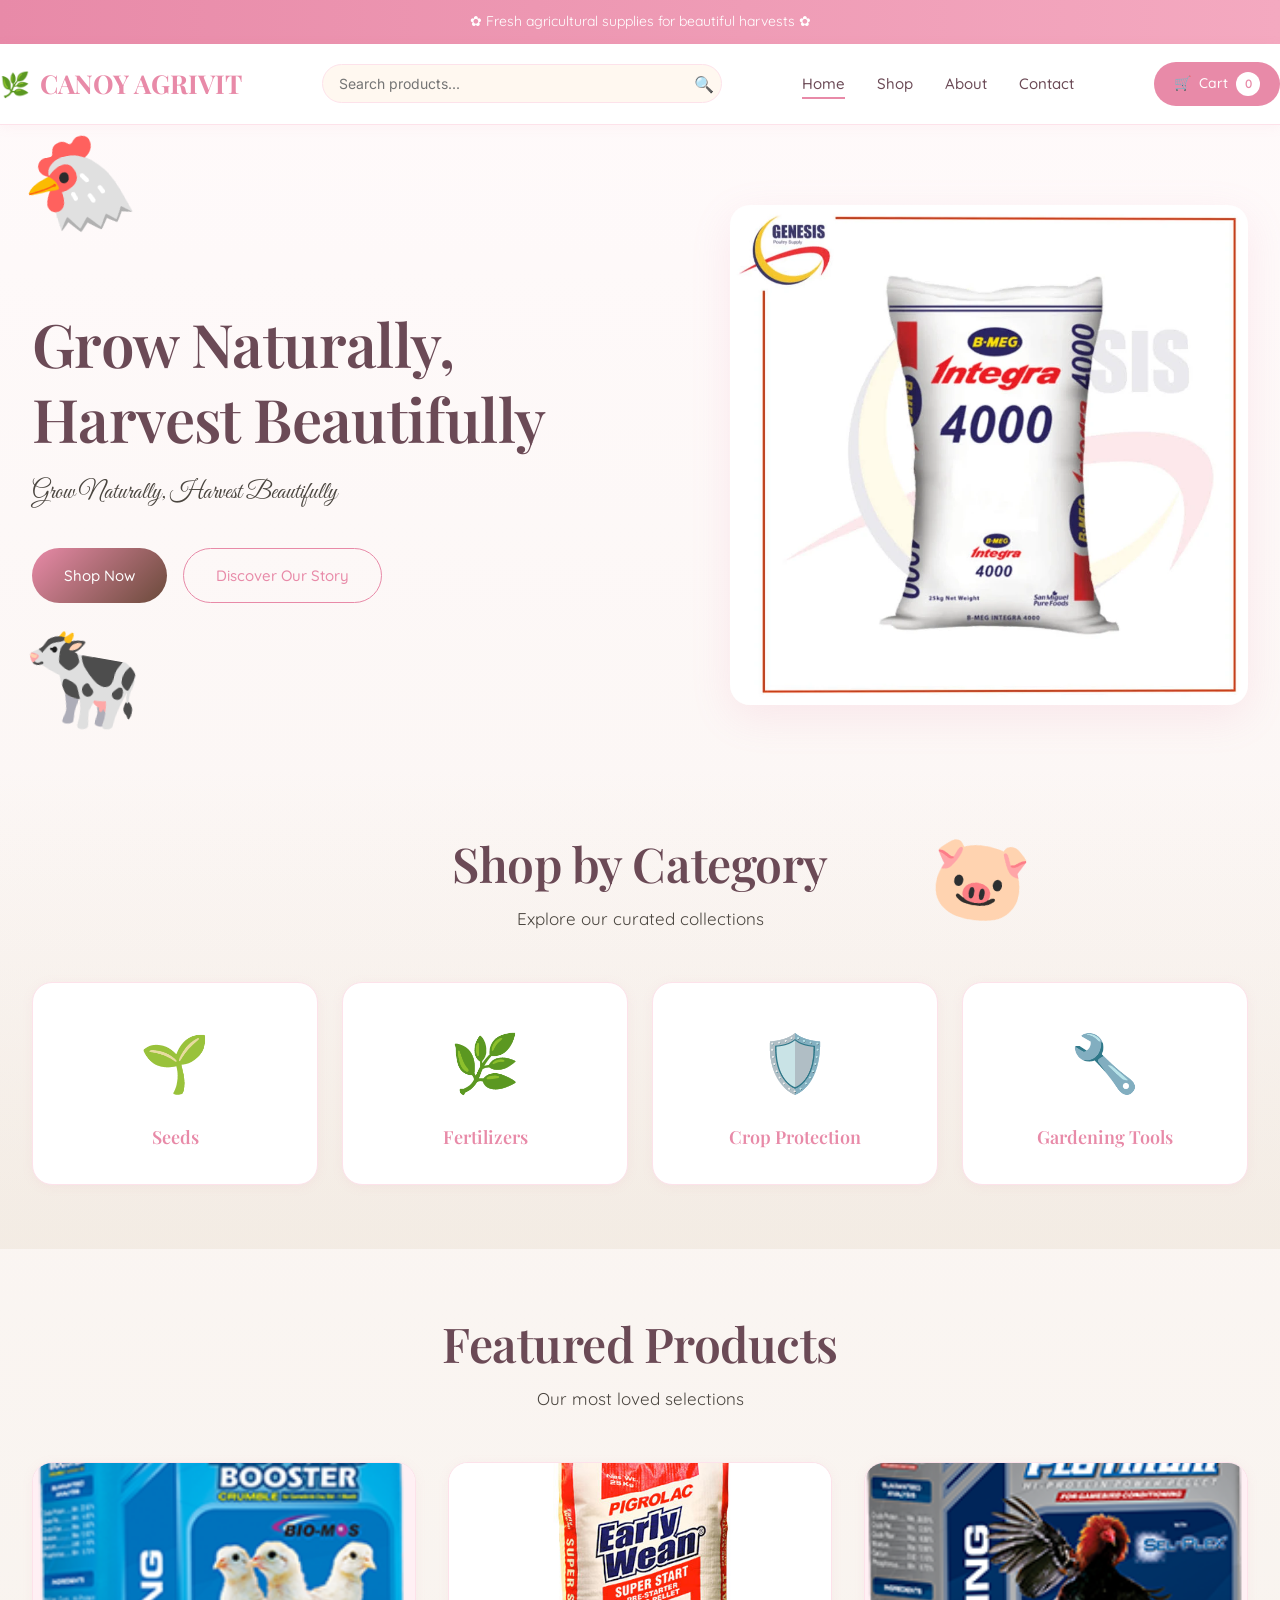
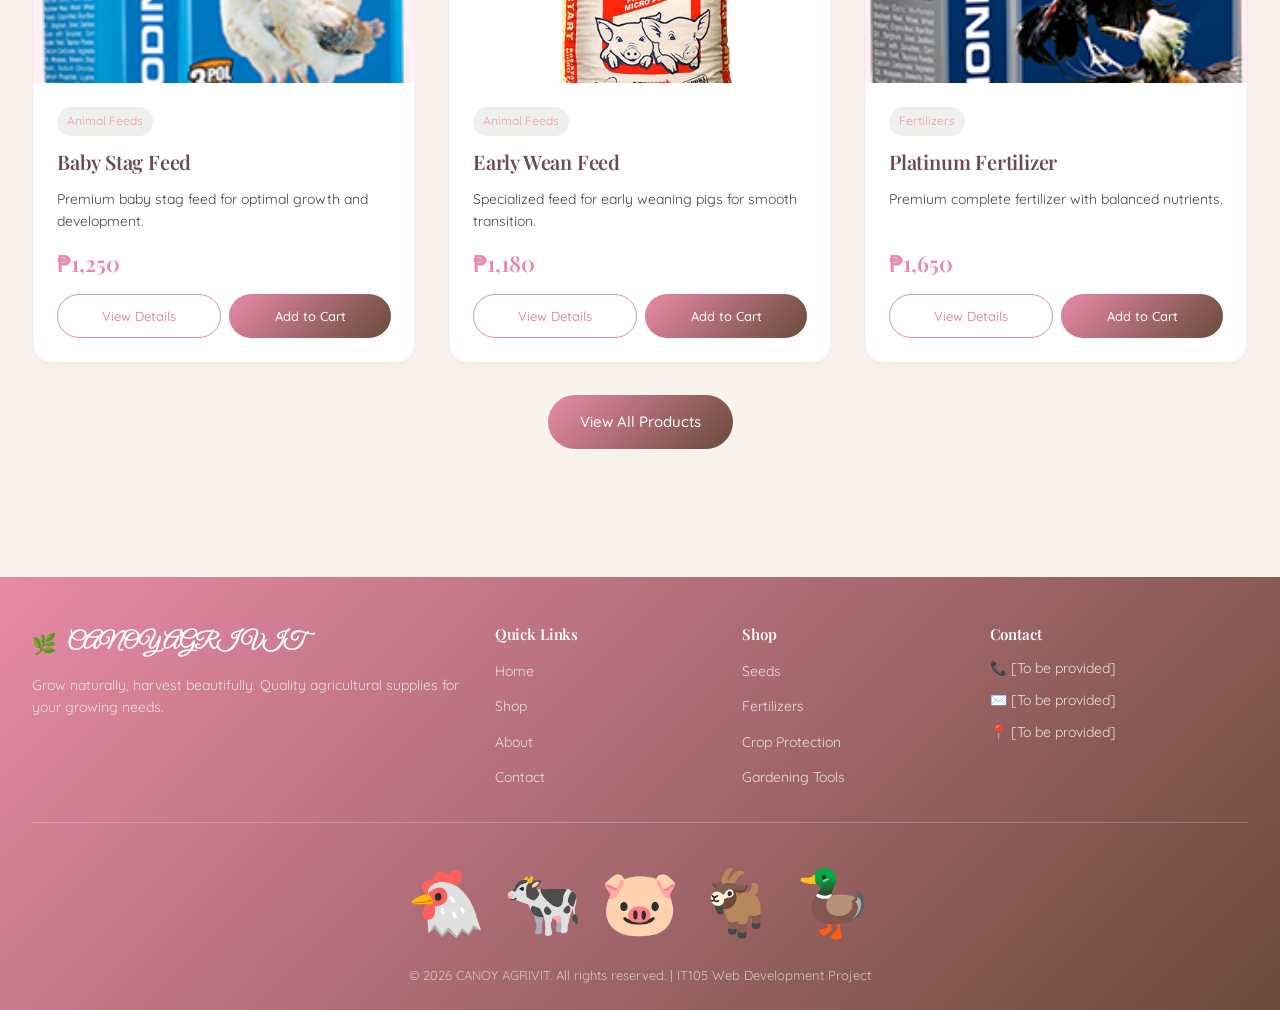
<file: index.html>
<!DOCTYPE html>
<html lang="en">
<head>
    <meta charset="UTF-8">
    <meta name="viewport" content="width=device-width, initial-scale=1.0">
    <link rel="preconnect" href="https://fonts.googleapis.com">
    <link rel="preconnect" href="https://fonts.gstatic.com" crossorigin>
    <link href="https://fonts.googleapis.com/css2?family=Cormorant+Garamond:wght@500;600;700&family=Quicksand:wght@400;500;600&family=Great+Vibes&display=swap" rel="stylesheet">
    <title>CANOY AGRIVIT - Grow Naturally, Harvest Beautifully</title>
    <link rel="preconnect" href="https://fonts.googleapis.com">
    <link rel="preconnect" href="https://fonts.gstatic.com" crossorigin>
    <link href="https://fonts.googleapis.com/css2?family=Playfair+Display:wght@400;500;600;700&family=Inter:wght@300;400;500;600&display=swap" rel="stylesheet">
    <link rel="stylesheet" href="css/style.css">
</head>
<body>
    <!-- Announcement Bar -->
    <div class="announcement-bar">
        ✿ Fresh agricultural supplies for beautiful harvests ✿
    </div>

    <!-- Header -->
    <header class="header">
        <nav class="nav container">
            <a href="index.html" class="nav__brand">
                <span class="nav__logo">🌿</span>
                <span>CANOY AGRIVIT</span>
            </a>
            <div class="nav__search">
                <input type="text" class="nav__search-input" placeholder="Search products..." id="headerSearch">
                <button class="nav__search-btn" onclick="document.getElementById('headerSearch').value = '';">🔍</button>
            </div>
            <button class="nav__toggle" id="navToggle" aria-label="Toggle menu" aria-expanded="false">☰</button>
            <ul class="nav__menu" id="navMenu">
                <li><a href="index.html" class="nav__link active">Home</a></li>
                <li><a href="shop.html" class="nav__link">Shop</a></li>
                <li><a href="about.html" class="nav__link">About</a></li>
                <li><a href="contact.html" class="nav__link">Contact</a></li>
            </ul>
            <a href="cart.html" class="nav__cart">
                <span>🛒</span>
                <span>Cart</span>
                <span class="nav__cart-count">0</span>
            </a>
        </nav>
    </header>

    <!-- Hero Section -->
    <section class="hero" style="position:relative;">
        <span class="animal-scatter" style="top:-20px; left:20px; font-size:90px; transform:rotate(-12deg);">🐔</span>
        <span class="animal-scatter" style="bottom:10px; left:20px; font-size:100px; transform:rotate(10deg); animation-delay:1s;">🐄</span>
        <div class="container hero__container">
            <div class="hero__content">
                <h1 class="hero__title">Grow Naturally, Harvest Beautifully</h1>
                <p class="hero__subtitle" style="font-family:var(--font-script); font-size:1.5rem;">Grow Naturally, Harvest Beautifully</p>
                <div class="hero__actions">
                    <a href="shop.html" class="btn btn--primary">Shop Now</a>
                    <a href="about.html" class="btn btn--secondary">Discover Our Story</a>
                </div>
            </div>
<div class="hero__image">
                <img src="INT4.webp" alt="Agricultural supplies and gardening" onerror="this.src='https://images.unsplash.com/photo-1461354464878-ad92f492a5a0?w=600&h=500&fit=crop'">
            </div>
        </div>
    </section>

    <!-- Categories Section -->
    <section class="section section--alt">
        <div class="container">
            <div class="section__header">
                <h2 class="section__title" style="position:relative;">Shop by Category <span class="animal-scatter" style="right:-90px; top:-10px; font-size:80px; transform:rotate(8deg);">🐷</span></h2>
                <p class="section__subtitle">Explore our curated collections</p>
            </div>
            <div class="categories">
                <a href="shop.html?category=Seeds" class="category__card">
                    <span class="category__icon">🌱</span>
                    <div class="category__name">Seeds</div>
                </a>
                <a href="shop.html?category=Fertilizers" class="category__card">
                    <span class="category__icon">🌿</span>
                    <div class="category__name">Fertilizers</div>
                </a>
                <a href="shop.html?category=Crop Protection" class="category__card">
                    <span class="category__icon">🛡️</span>
                    <div class="category__name">Crop Protection</div>
                </a>
                <a href="shop.html?category=Gardening Tools" class="category__card">
                    <span class="category__icon">🔧</span>
                    <div class="category__name">Gardening Tools</div>
                </a>
            </div>
        </div>
    </section>

    <!-- Featured Products -->
    <section class="section">
        <div class="container">
            <div class="section__header">
                <h2 class="section__title">Featured Products</h2>
                <p class="section__subtitle">Our most loved selections</p>
            </div>
            <div class="products__grid" id="featuredProducts"></div>
            <div style="text-align: center; margin-top: 2rem;">
                <a href="shop.html" class="btn btn--primary">View All Products</a>
            </div>
        </div>
    </section>

    <!-- Footer -->
    <footer class="footer">
        <div class="container">
            <div class="footer__container">
                <div>
                    <div class="footer__brand">
                        <span class="footer__logo">🌿</span>
<span style="font-family:var(--font-script);">CANOY AGRIVIT</span>
                    </div>
                    <p class="footer__desc">Grow naturally, harvest beautifully. Quality agricultural supplies for your growing needs.</p>
                </div>
                <div>
                    <h4 class="footer__title">Quick Links</h4>
                    <ul class="footer__links">
                        <li><a href="index.html" class="footer__link">Home</a></li>
                        <li><a href="shop.html" class="footer__link">Shop</a></li>
                        <li><a href="about.html" class="footer__link">About</a></li>
                        <li><a href="contact.html" class="footer__link">Contact</a></li>
                    </ul>
                </div>
                <div>
                    <h4 class="footer__title">Shop</h4>
                    <ul class="footer__links">
                        <li><a href="shop.html?category=Seeds" class="footer__link">Seeds</a></li>
                        <li><a href="shop.html?category=Fertilizers" class="footer__link">Fertilizers</a></li>
                        <li><a href="shop.html?category=Crop Protection" class="footer__link">Crop Protection</a></li>
                        <li><a href="shop.html?category=Gardening Tools" class="footer__link">Gardening Tools</a></li>
                    </ul>
                </div>
                <div>
                    <h4 class="footer__title">Contact</h4>
                    <ul class="footer__links">
                        <li class="footer__link">📞 [To be provided]</li>
                        <li class="footer__link">✉️ [To be provided]</li>
                        <li class="footer__link">📍 [To be provided]</li>
                    </ul>
                </div>
            </div>
<div class="footer__bottom">
            <p style="margin-bottom: 0.5rem; font-size: 4rem;">🐔 🐄 🐷 🐐 🦆</p>
            <p>&copy; <span id="year"></span> CANOY AGRIVIT. All rights reserved. | IT105 Web Development Project</p>
            </div>
        </div>
    </footer>

    <script src="js/products.js"></script>
    <script src="js/main.js"></script>
    <script>
        document.getElementById('year').textContent = new Date().getFullYear();
        
        document.addEventListener('DOMContentLoaded', function() {
            const navToggle = document.getElementById('navToggle');
            const navMenu = document.getElementById('navMenu');
            
            if (navToggle && navMenu) {
                navToggle.addEventListener('click', function() {
                    navMenu.classList.toggle('active');
                    navToggle.setAttribute('aria-expanded', navMenu.classList.contains('active'));
                });
            }
            
            if (typeof updateCartCount === 'function') {
                updateCartCount();
            }
            
const featuredGrid = document.getElementById('featuredProducts');
            if (!featuredGrid) { console.error('featuredProducts container not found'); return; }
            if (typeof products === 'undefined' || !Array.isArray(products) || products.length === 0) { console.error('products data missing or empty'); return; }
                const featured = products.filter(p => p.featured).slice(0, 4);
                featuredGrid.innerHTML = '';
                for (let i = 0; i < featured.length; i++) {
                    const product = featured[i];
                    const card = document.createElement('article');
                    card.className = 'product__card';
                    card.innerHTML = '<img src="' + product.image + '" alt="' + product.name + '" class="product__image" onerror="this.src=\\"https://images.unsplash.com/photo-1625246333195-78d9c38ad449?w=400&h=220&fit=crop\\"">' +
                        '<div class="product__content">' +
                        '<span class="product__category">' + product.category + '</span>' +
                        '<h3 class="product__name">' + product.name + '</h3>' +
                        '<p class="product__description">' + (product.description.length > 80 ? product.description.substring(0, 80) + '...' : product.description) + '</p>' +
                        '<div class="product__price">₱' + product.price.toLocaleString('en-PH') + '</div>' +
                        '<div class="product__actions">' +
                        '<a href="shop.html" class="btn btn--secondary">View Details</a>' +
                        '<button class="btn btn--primary" onclick="addToCart(' + product.id + ', 1)">Add to Cart</button>' +
                        '</div>' +
                        '</div>';
                    featuredGrid.appendChild(card);
                }
        });
    </script>
</body>
</html>
</file>
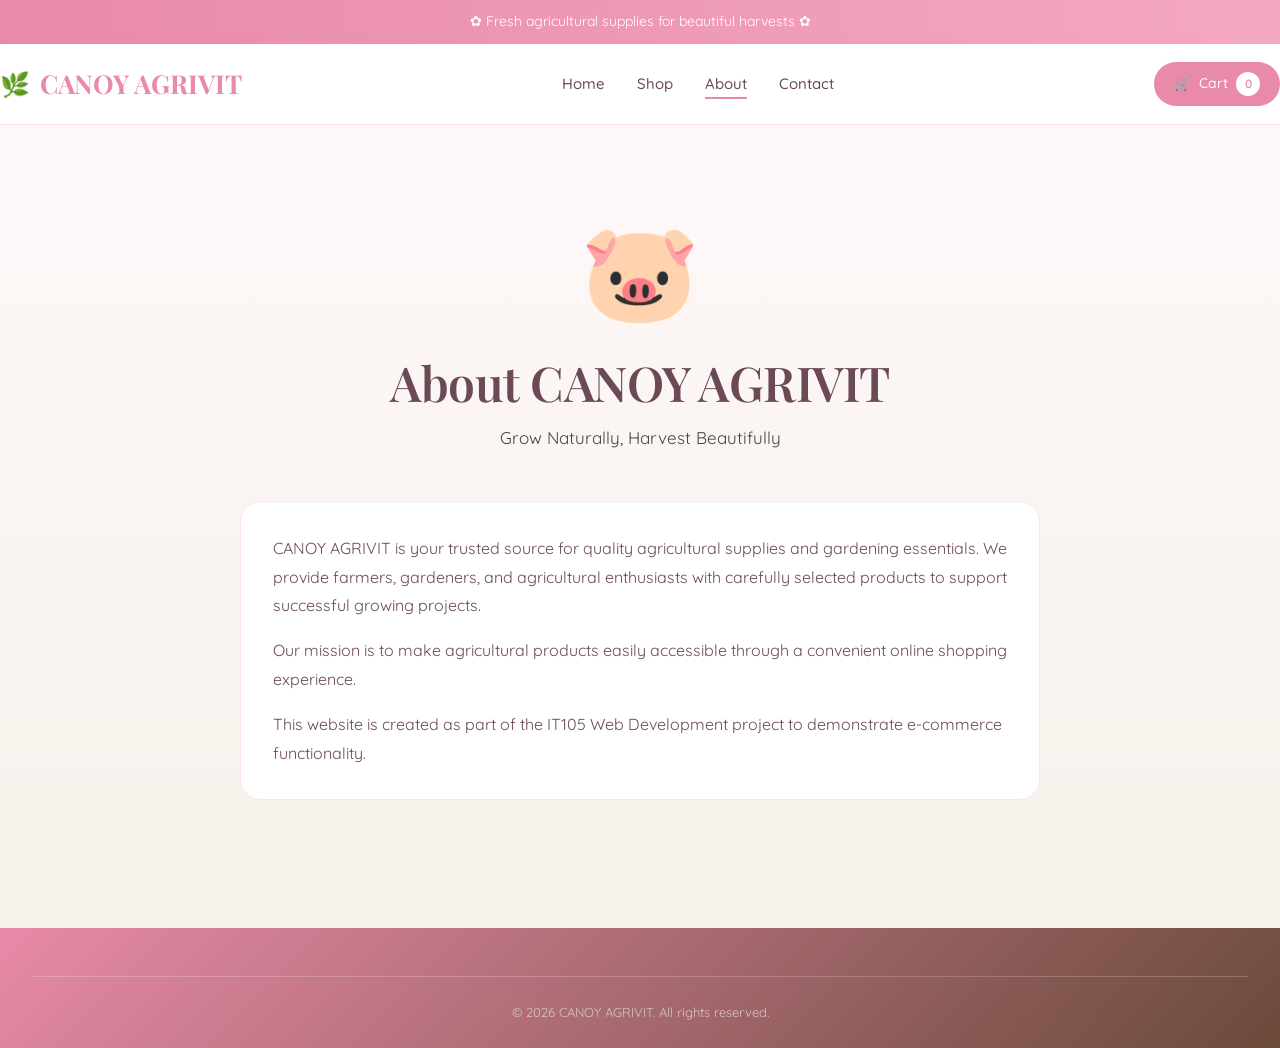
<file: about.html>
<!DOCTYPE html>
<html lang="en">
<head>
    <meta charset="UTF-8">
    <meta name="viewport" content="width=device-width, initial-scale=1.0">
    <link rel="preconnect" href="https://fonts.googleapis.com">
    <link rel="preconnect" href="https://fonts.gstatic.com" crossorigin>
    <link href="https://fonts.googleapis.com/css2?family=Cormorant+Garamond:wght@500;600;700&family=Quicksand:wght@400;500;600&family=Great+Vibes&display=swap" rel="stylesheet">
    <title>About - CANOY AGRIVIT</title>
    <link rel="preconnect" href="https://fonts.googleapis.com">
    <link rel="preconnect" href="https://fonts.gstatic.com" crossorigin>
    <link href="https://fonts.googleapis.com/css2?family=Playfair+Display:wght@400;500;600;700&family=Inter:wght@300;400;500;600&display=swap" rel="stylesheet">
    <link rel="stylesheet" href="css/style.css">
</head>
<body>
    <div class="announcement-bar">✿ Fresh agricultural supplies for beautiful harvests ✿</div>
    
    <header class="header">
        <nav class="nav container">
            <a href="index.html" class="nav__brand">
                <span class="nav__logo">🌿</span>
                <span>CANOY AGRIVIT</span>
            </a>
            <button class="nav__toggle" id="navToggle" aria-label="Toggle menu">☰</button>
            <ul class="nav__menu" id="navMenu">
                <li><a href="index.html" class="nav__link">Home</a></li>
                <li><a href="shop.html" class="nav__link">Shop</a></li>
                <li><a href="about.html" class="nav__link active">About</a></li>
                <li><a href="contact.html" class="nav__link">Contact</a></li>
            </ul>
            <a href="cart.html" class="nav__cart">
                <span>🛒</span>
                <span>Cart</span>
                <span class="nav__cart-count">0</span>
            </a>
        </nav>
    </header>

    <section class="section">
        <div class="container">
            <div class="section__header">
<span style="font-size: 6rem; display:block; text-align:center;">🐷</span>
                <h2 class="section__title">About CANOY AGRIVIT</h2>
                <p class="section__subtitle">Grow Naturally, Harvest Beautifully</p>
            </div>
            <div style="max-width: 800px; margin: 0 auto; background: var(--white); padding: 2rem; border-radius: var(--radius-lg); border: 1px solid var(--border);">
                <p style="margin-bottom: 1rem; line-height: 1.8;">CANOY AGRIVIT is your trusted source for quality agricultural supplies and gardening essentials. We provide farmers, gardeners, and agricultural enthusiasts with carefully selected products to support successful growing projects.</p>
                <p style="margin-bottom: 1rem; line-height: 1.8;">Our mission is to make agricultural products easily accessible through a convenient online shopping experience.</p>
                <p style="line-height: 1.8;">This website is created as part of the IT105 Web Development project to demonstrate e-commerce functionality.</p>
            </div>
        </div>
    </section>

    <footer class="footer">
        <div class="container">
            <div class="footer__bottom">
                <p>&copy; <span id="year6"></span> CANOY AGRIVIT. All rights reserved.</p>
            </div>
        </div>
    </footer>

    <script src="js/products.js"></script>
    <script src="js/main.js"></script>
    <script>
        document.getElementById('year6').textContent = new Date().getFullYear();
        const navToggle = document.getElementById('navToggle');
        const navMenu = document.getElementById('navMenu');
        if (navToggle && navMenu) navToggle.addEventListener('click', function(){ navMenu.classList.toggle('active'); });
        if (typeof updateCartCount === 'function') updateCartCount();
    </script>
</body>
</html>
</file>
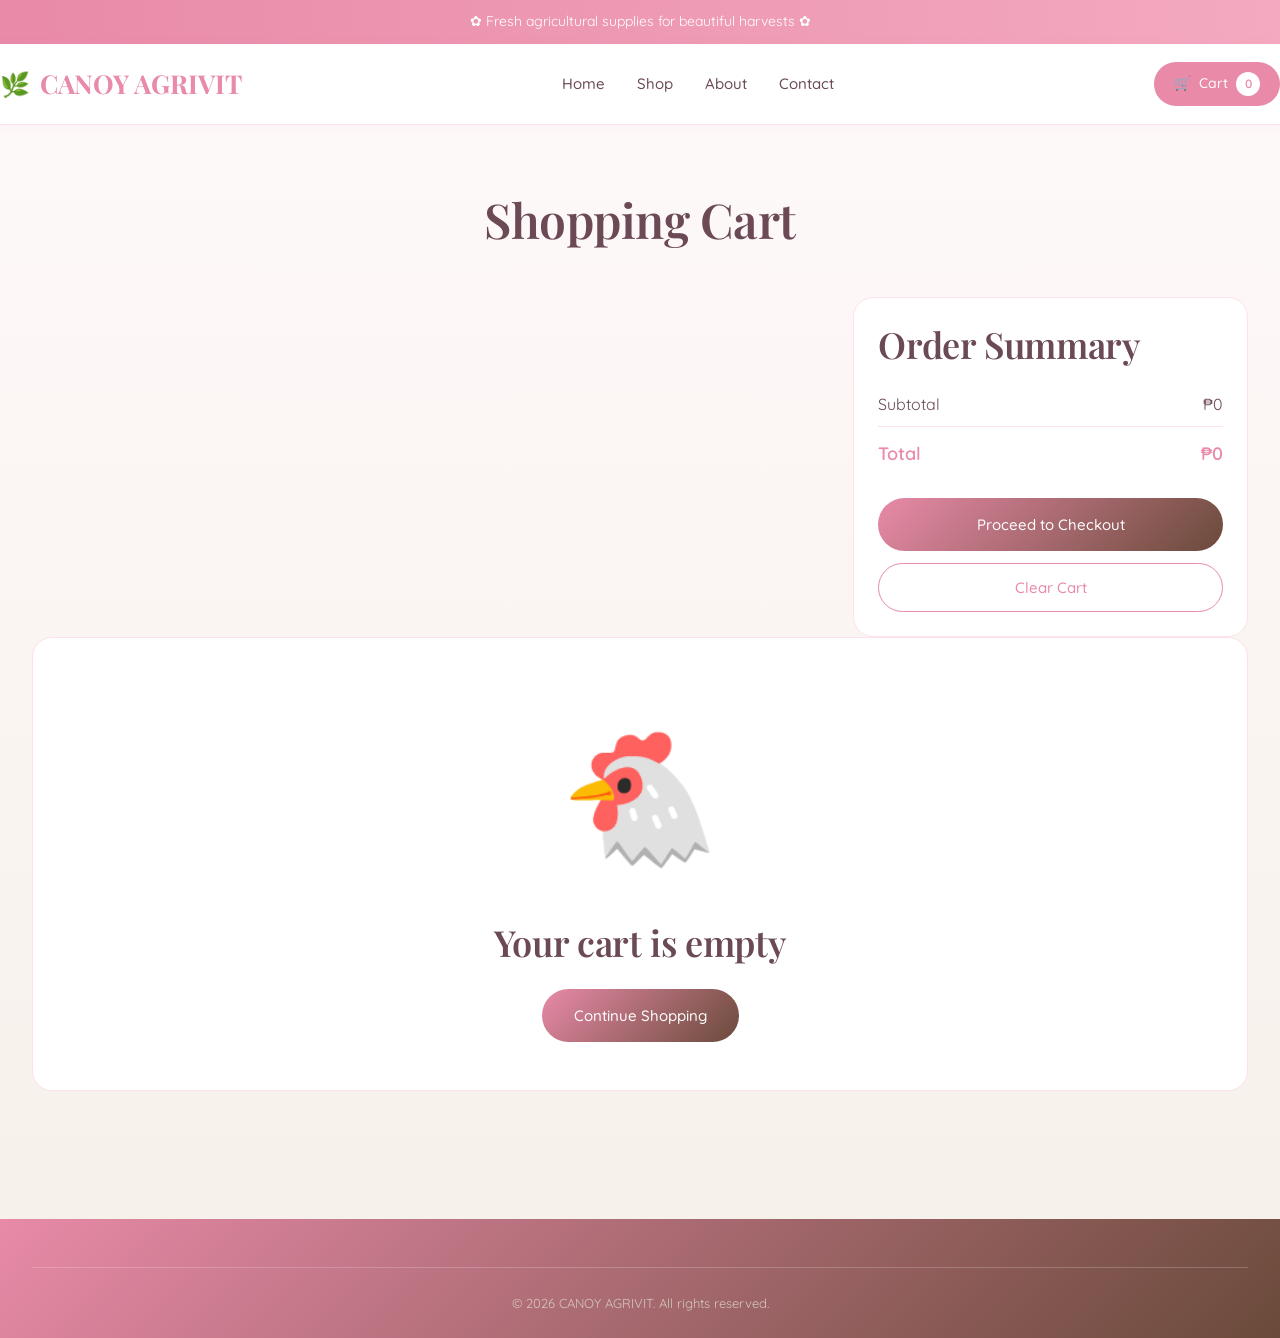
<file: cart.html>
<!DOCTYPE html>
<html lang="en">
<head>
    <meta charset="UTF-8">
    <meta name="viewport" content="width=device-width, initial-scale=1.0">
    <link rel="preconnect" href="https://fonts.googleapis.com">
    <link rel="preconnect" href="https://fonts.gstatic.com" crossorigin>
    <link href="https://fonts.googleapis.com/css2?family=Cormorant+Garamond:wght@500;600;700&family=Quicksand:wght@400;500;600&family=Great+Vibes&display=swap" rel="stylesheet">
    <title>Cart - CANOY AGRIVIT</title>
    <link rel="preconnect" href="https://fonts.googleapis.com">
    <link rel="preconnect" href="https://fonts.gstatic.com" crossorigin>
    <link href="https://fonts.googleapis.com/css2?family=Playfair+Display:wght@400;500;600;700&family=Inter:wght@300;400;500;600&display=swap" rel="stylesheet">
    <link rel="stylesheet" href="css/style.css">
</head>
<body>
    <div class="announcement-bar">✿ Fresh agricultural supplies for beautiful harvests ✿</div>
    
    <header class="header">
        <nav class="nav container">
            <a href="index.html" class="nav__brand">
                <span class="nav__logo">🌿</span>
                <span>CANOY AGRIVIT</span>
            </a>
            <button class="nav__toggle" id="navToggle" aria-label="Toggle menu">☰</button>
            <ul class="nav__menu" id="navMenu">
                <li><a href="index.html" class="nav__link">Home</a></li>
                <li><a href="shop.html" class="nav__link">Shop</a></li>
                <li><a href="about.html" class="nav__link">About</a></li>
                <li><a href="contact.html" class="nav__link">Contact</a></li>
            </ul>
            <a href="cart.html" class="nav__cart">
                <span>🛒</span>
                <span>Cart</span>
                <span class="nav__cart-count">0</span>
            </a>
        </nav>
    </header>

    <section class="section">
        <div class="container">
            <div class="section__header">
                <h2 class="section__title">Shopping Cart</h2>
            </div>
            <div style="display: grid; grid-template-columns: 2fr 1fr; gap: 2rem;">
                <div id="cartItems"></div>
                <div>
                    <div style="background: var(--white); padding: 1.5rem; border-radius: var(--radius-lg); border: 1px solid var(--border);">
                        <h3 style="margin-bottom: 1rem; font-family: 'Playfair Display', serif;">Order Summary</h3>
                        <div style="display: flex; justify-content: space-between; padding: 0.5rem 0; border-bottom: 1px solid var(--border);">
                            <span>Subtotal</span>
                            <span id="cartSubtotal">₱0</span>
                        </div>
                        <div style="display: flex; justify-content: space-between; padding: 0.75rem 0; font-weight: 600; font-size: 1.125rem; color: var(--cocoa-brown);">
                            <span>Total</span>
                            <span id="cartTotal">₱0</span>
                        </div>
                        <a href="checkout.html" class="btn btn--primary" style="width: 100%; margin-top: 1rem;">Proceed to Checkout</a>
                        <button onclick="clearCart(); location.reload();" class="btn btn--secondary" style="width: 100%; margin-top: 0.75rem;">Clear Cart</button>
                    </div>
                </div>
            </div>
            <div id="cartEmpty" style="display: none; text-align: center; padding: 3rem; background: var(--white); border-radius: var(--radius-lg); border: 1px solid var(--border);">
                <div style="font-size: 8rem; margin-bottom: 1rem;">🐔</div>
                <h3 style="font-family: 'Playfair Display', serif; margin-bottom: 0.5rem;">Your cart is empty</h3>
                <a href="shop.html" class="btn btn--primary" style="margin-top: 1rem;">Continue Shopping</a>
            </div>
        </div>
    </section>

    <footer class="footer">
        <div class="container">
            <div class="footer__bottom">
                <p>&copy; <span id="year3"></span> CANOY AGRIVIT. All rights reserved.</p>
            </div>
        </div>
    </footer>

    <script src="js/products.js"></script>
    <script src="js/main.js"></script>
    <script>
        document.getElementById('year3').textContent = new Date().getFullYear();
        const navToggle = document.getElementById('navToggle');
        const navMenu = document.getElementById('navMenu');
        if (navToggle && navMenu) navToggle.addEventListener('click', function(){ navMenu.classList.toggle('active'); });
        if (typeof updateCartCount === 'function') updateCartCount();
        
        function renderCartPage() {
            const cartItemsDiv = document.getElementById('cartItems');
            const cartEmpty = document.getElementById('cartEmpty');
            const cartSubtotal = document.getElementById('cartSubtotal');
            const cartTotal = document.getElementById('cartTotal');
            const cartDetails = getCartWithDetails();
            
            if (cartDetails.length === 0) {
                cartItemsDiv.innerHTML = '';
                if (cartEmpty) cartEmpty.style.display = 'block';
                if (cartSubtotal) cartSubtotal.textContent = '₱0';
                if (cartTotal) cartTotal.textContent = '₱0';
                return;
            }
            if (cartEmpty) cartEmpty.style.display = 'none';
            
            cartItemsDiv.innerHTML = '';
            let total = 0;
            cartDetails.forEach(item => {
                const product = item.product;
                const itemTotal = product.price * item.quantity;
                total += itemTotal;
                const itemDiv = document.createElement('div');
                itemDiv.style.cssText = 'display: flex; gap: 1rem; background: var(--white); padding: 1rem; margin-bottom: 1rem; border-radius: var(--radius-lg); border: 1px solid var(--border); align-items: center;';
                itemDiv.innerHTML = '<img src="' + product.image + '" alt="' + product.name + '" style="width: 80px; height: 80px; object-fit: cover; border-radius: var(--radius);" onerror="this.src=\'https://images.unsplash.com/photo-1625246333195-78d9c38ad449?w=80&h=80&fit=crop\'">' +
                    '<div style="flex: 1;"><h4 style="font-family: Playfair Display, serif; margin-bottom: 0.25rem;">' + product.name + '</h4><div style="color: var(--cocoa-brown); font-weight: 600;">₱' + product.price.toLocaleString('en-PH') + '</div></div>' +
                    '<div style="display: flex; align-items: center; gap: 0.5rem;"><button onclick="updateCartItemQuantity(' + product.id + ',' + (item.quantity-1) + '); location.reload();" style="padding: 0.25rem 0.5rem; border: 1px solid var(--border);">-</button><span style="padding: 0 0.75rem;">' + item.quantity + '</span><button onclick="updateCartItemQuantity(' + product.id + ',' + (item.quantity+1) + '); location.reload();" style="padding: 0.25rem 0.5rem; border: 1px solid var(--border);">+</button></div>' +
                    '<div style="font-weight: 600; color: var(--cocoa-brown); min-width: 80px; text-align: right;">₱' + itemTotal.toLocaleString('en-PH') + '</div>' +
                    '<button onclick="removeFromCart(' + product.id + '); location.reload();" style="color: #d32f2f; padding: 0.25rem;">Remove</button>';
                cartItemsDiv.appendChild(itemDiv);
            });
            if (cartSubtotal) cartSubtotal.textContent = '₱' + total.toLocaleString('en-PH');
            if (cartTotal) cartTotal.textContent = '₱' + total.toLocaleString('en-PH');
        }
        document.addEventListener('DOMContentLoaded', renderCartPage);
    </script>
</body>
</html>
</file>
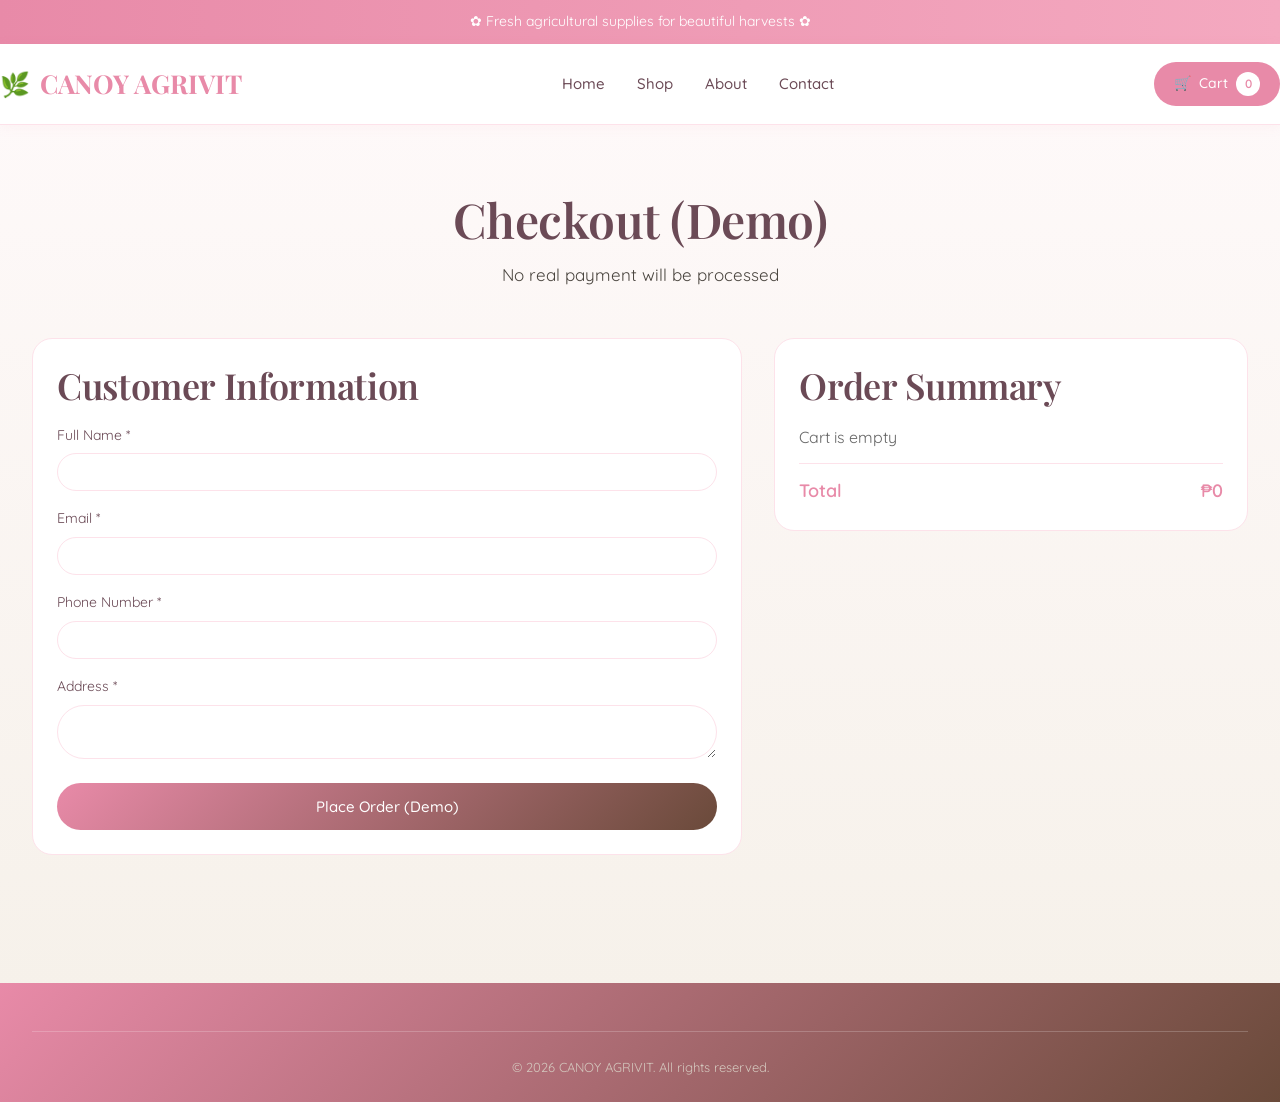
<file: checkout.html>
<!DOCTYPE html>
<html lang="en">
<head>
    <meta charset="UTF-8">
    <meta name="viewport" content="width=device-width, initial-scale=1.0">
    <link rel="preconnect" href="https://fonts.googleapis.com">
    <link rel="preconnect" href="https://fonts.gstatic.com" crossorigin>
    <link href="https://fonts.googleapis.com/css2?family=Cormorant+Garamond:wght@500;600;700&family=Quicksand:wght@400;500;600&family=Great+Vibes&display=swap" rel="stylesheet">
    <title>Checkout - CANOY AGRIVIT</title>
    <link rel="preconnect" href="https://fonts.googleapis.com">
    <link rel="preconnect" href="https://fonts.gstatic.com" crossorigin>
    <link href="https://fonts.googleapis.com/css2?family=Playfair+Display:wght@400;500;600;700&family=Inter:wght@300;400;500;600&display=swap" rel="stylesheet">
    <link rel="stylesheet" href="css/style.css">
</head>
<body>
    <div class="announcement-bar">✿ Fresh agricultural supplies for beautiful harvests ✿</div>
    
    <header class="header">
        <nav class="nav container">
            <a href="index.html" class="nav__brand">
                <span class="nav__logo">🌿</span>
                <span>CANOY AGRIVIT</span>
            </a>
            <button class="nav__toggle" id="navToggle" aria-label="Toggle menu">☰</button>
            <ul class="nav__menu" id="navMenu">
                <li><a href="index.html" class="nav__link">Home</a></li>
                <li><a href="shop.html" class="nav__link">Shop</a></li>
                <li><a href="about.html" class="nav__link">About</a></li>
                <li><a href="contact.html" class="nav__link">Contact</a></li>
            </ul>
            <a href="cart.html" class="nav__cart">
                <span>🛒</span>
                <span>Cart</span>
                <span class="nav__cart-count">0</span>
            </a>
        </nav>
    </header>

    <section class="section">
        <div class="container">
            <div class="section__header">
                <h2 class="section__title">Checkout (Demo)</h2>
                <p class="section__subtitle">No real payment will be processed</p>
            </div>
            <div id="checkoutSuccess" style="display: none; text-align: center; padding: 3rem; background: var(--white); border-radius: var(--radius-lg); border: 1px solid var(--border);">
                <div style="font-size: 3rem; margin-bottom: 1rem;">✅</div>
                <h3 style="font-family: 'Playfair Display', serif; margin-bottom: 0.5rem;">Order Placed Successfully!</h3>
                <p style="color: #4a453f; margin-bottom: 1rem;">This is a demo checkout. No payment was processed.</p>
                <a href="index.html" class="btn btn--primary">Back to Home</a>
            </div>
            <div id="checkoutFormContainer" style="display: grid; grid-template-columns: 1.5fr 1fr; gap: 2rem;">
                <form id="checkoutForm" style="background: var(--white); padding: 1.5rem; border-radius: var(--radius-lg); border: 1px solid var(--border);">
                    <h3 style="margin-bottom: 1rem; font-family: 'Playfair Display', serif;">Customer Information</h3>
                    <div style="margin-bottom: 1rem;">
                        <label style="display: block; margin-bottom: 0.375rem; font-size: 0.875rem;">Full Name *</label>
                        <input type="text" id="fullName" required style="width: 100%; padding: 0.625rem; border: 1px solid var(--border); border-radius: var(--radius); font-family: 'Inter', sans-serif;">
                        <div id="fullNameError" style="color: #d32f2f; font-size: 0.8125rem; margin-top: 0.25rem;"></div>
                    </div>
                    <div style="margin-bottom: 1rem;">
                        <label style="display: block; margin-bottom: 0.375rem; font-size: 0.875rem;">Email *</label>
                        <input type="email" id="email" required style="width: 100%; padding: 0.625rem; border: 1px solid var(--border); border-radius: var(--radius); font-family: 'Inter', sans-serif;">
                        <div id="emailError" style="color: #d32f2f; font-size: 0.8125rem; margin-top: 0.25rem;"></div>
                    </div>
                    <div style="margin-bottom: 1rem;">
                        <label style="display: block; margin-bottom: 0.375rem; font-size: 0.875rem;">Phone Number *</label>
                        <input type="tel" id="phone" required style="width: 100%; padding: 0.625rem; border: 1px solid var(--border); border-radius: var(--radius); font-family: 'Inter', sans-serif;">
                        <div id="phoneError" style="color: #d32f2f; font-size: 0.8125rem; margin-top: 0.25rem;"></div>
                    </div>
                    <div style="margin-bottom: 1rem;">
                        <label style="display: block; margin-bottom: 0.375rem; font-size: 0.875rem;">Address *</label>
                        <textarea id="address" required style="width: 100%; padding: 0.625rem; border: 1px solid var(--border); border-radius: var(--radius); font-family: 'Inter', sans-serif; resize: vertical;"></textarea>
                        <div id="addressError" style="color: #d32f2f; font-size: 0.8125rem; margin-top: 0.25rem;"></div>
                    </div>
                    <button type="submit" class="btn btn--primary" style="width: 100%;">Place Order (Demo)</button>
                </form>
                <div>
                    <div style="background: var(--white); padding: 1.5rem; border-radius: var(--radius-lg); border: 1px solid var(--border);">
                        <h3 style="margin-bottom: 1rem; font-family: 'Playfair Display', serif;">Order Summary</h3>
                        <div id="checkoutItems"></div>
                        <div style="border-top: 1px solid var(--border); padding-top: 0.75rem; margin-top: 0.75rem; display: flex; justify-content: space-between; font-weight: 600; font-size: 1.125rem; color: var(--cocoa-brown);">
                            <span>Total</span>
                            <span id="checkoutTotal">₱0</span>
                        </div>
                    </div>
                </div>
            </div>
        </div>
    </section>

    <footer class="footer">
        <div class="container">
            <div class="footer__bottom">
                <p>&copy; <span id="year4"></span> CANOY AGRIVIT. All rights reserved.</p>
            </div>
        </div>
    </footer>

    <script src="js/products.js"></script>
    <script src="js/main.js"></script>
    <script>
        document.getElementById('year4').textContent = new Date().getFullYear();
        const navToggle = document.getElementById('navToggle');
        const navMenu = document.getElementById('navMenu');
        if (navToggle && navMenu) navToggle.addEventListener('click', function(){ navMenu.classList.toggle('active'); });
        if (typeof updateCartCount === 'function') updateCartCount();
        
        document.addEventListener('DOMContentLoaded', function() {
            const cartDetails = getCartWithDetails();
            const checkoutItemsDiv = document.getElementById('checkoutItems');
            const checkoutTotal = document.getElementById('checkoutTotal');
            let total = 0;
            if (checkoutItemsDiv) {
                checkoutItemsDiv.innerHTML = '';
                if (cartDetails.length === 0) {
                    checkoutItemsDiv.innerHTML = '<p style="color: #666;">Cart is empty</p>';
                } else {
                    cartDetails.forEach(item => {
                        const product = item.product;
                        const itemTotal = product.price * item.quantity;
                        total += itemTotal;
                        const div = document.createElement('div');
                        div.style.cssText = 'display: flex; justify-content: space-between; padding: 0.375rem 0; font-size: 0.875rem;';
                        div.innerHTML = '<span>' + item.quantity + 'x ' + product.name + '</span><span>₱' + itemTotal.toLocaleString('en-PH') + '</span>';
                        checkoutItemsDiv.appendChild(div);
                    });
                }
            }
            if (checkoutTotal) checkoutTotal.textContent = '₱' + total.toLocaleString('en-PH');
            
            const form = document.getElementById('checkoutForm');
            if (form) {
                form.addEventListener('submit', function(e) {
                    e.preventDefault();
                    document.getElementById('fullNameError').textContent = '';
                    document.getElementById('emailError').textContent = '';
                    document.getElementById('phoneError').textContent = '';
                    document.getElementById('addressError').textContent = '';
                    
                    const cartDetails2 = getCartWithDetails();
                    if (cartDetails2.length === 0) {
                        alert('Your cart is empty!');
                        window.location.href = 'shop.html';
                        return;
                    }
                    
                    let valid = true;
                    const name = document.getElementById('fullName').value.trim();
                    const email = document.getElementById('email').value.trim();
                    const phone = document.getElementById('phone').value.trim();
                    const address = document.getElementById('address').value.trim();
                    
                    if (!name) { document.getElementById('fullNameError').textContent = 'Required'; valid = false; }
                    if (!email || !/^[^\\s@]+@[^\\s@]+\\.[^\\s@]+$/.test(email)) { document.getElementById('emailError').textContent = 'Valid email required'; valid = false; }
                    if (!phone) { document.getElementById('phoneError').textContent = 'Required'; valid = false; }
                    if (!address) { document.getElementById('addressError').textContent = 'Required'; valid = false; }
                    
                    if (valid) {
                        localStorage.removeItem('canoyAgrivitCart');
                        if (typeof updateCartCount === 'function') updateCartCount();
                        document.getElementById('checkoutFormContainer').style.display = 'none';
                        document.getElementById('checkoutSuccess').style.display = 'block';
                    }
                });
            }
        });
    </script>
</body>
</html>
</file>
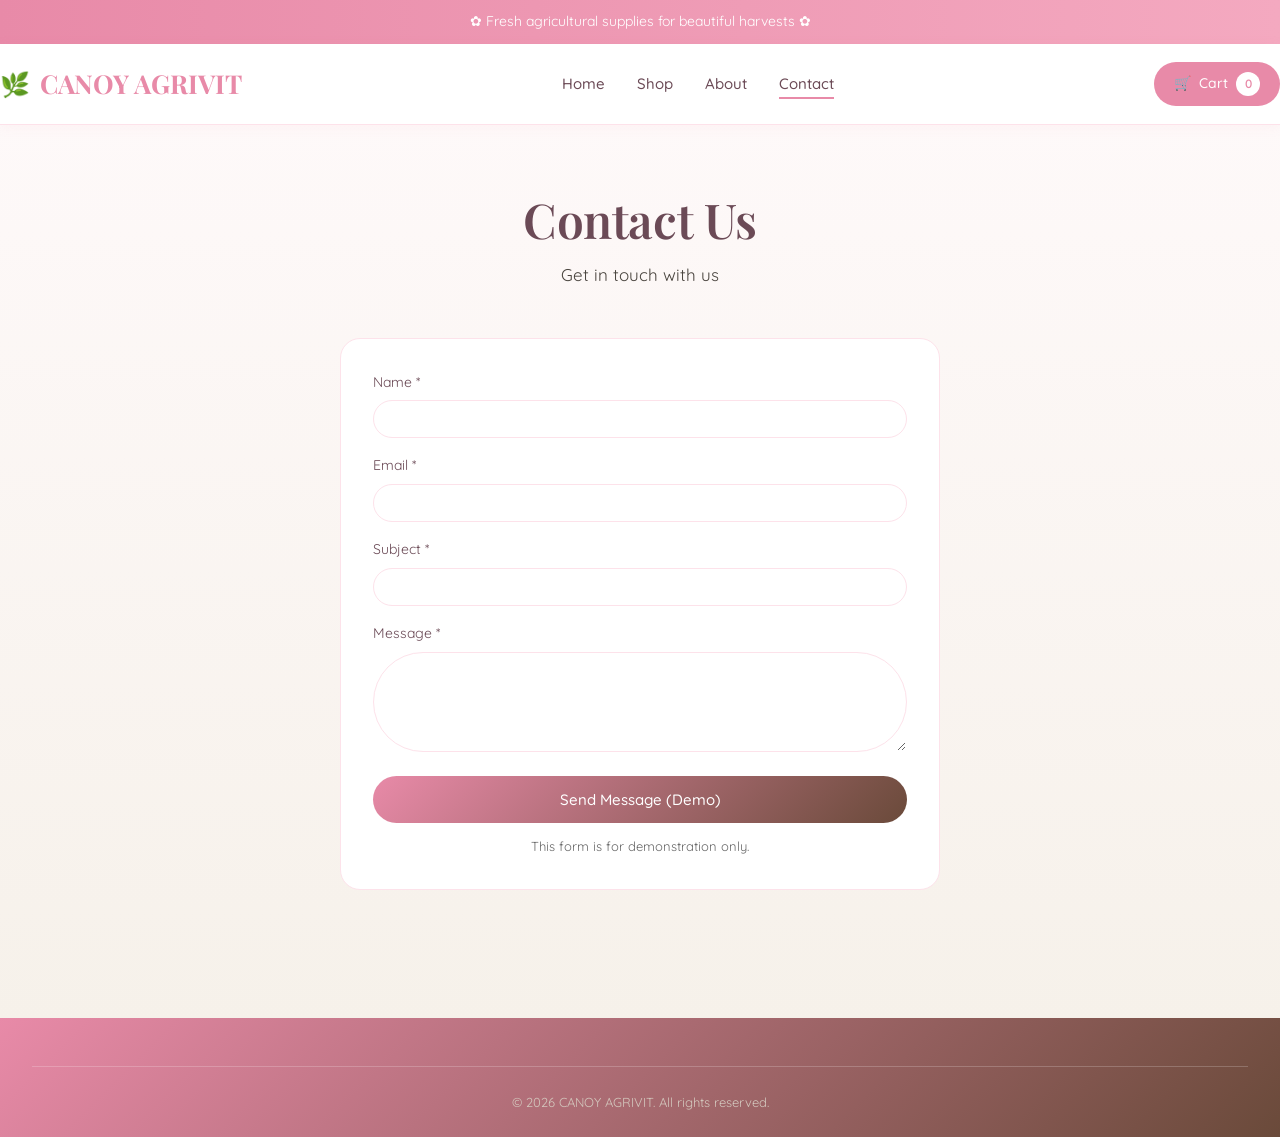
<file: contact.html>
<!DOCTYPE html>
<html lang="en">
<head>
    <meta charset="UTF-8">
    <meta name="viewport" content="width=device-width, initial-scale=1.0">
    <link rel="preconnect" href="https://fonts.googleapis.com">
    <link rel="preconnect" href="https://fonts.gstatic.com" crossorigin>
    <link href="https://fonts.googleapis.com/css2?family=Cormorant+Garamond:wght@500;600;700&family=Quicksand:wght@400;500;600&family=Great+Vibes&display=swap" rel="stylesheet">
    <title>Contact - CANOY AGRIVIT</title>
    <link rel="preconnect" href="https://fonts.googleapis.com">
    <link rel="preconnect" href="https://fonts.gstatic.com" crossorigin>
    <link href="https://fonts.googleapis.com/css2?family=Playfair+Display:wght@400;500;600;700&family=Inter:wght@300;400;500;600&display=swap" rel="stylesheet">
    <link rel="stylesheet" href="css/style.css">
</head>
<body>
    <div class="announcement-bar">✿ Fresh agricultural supplies for beautiful harvests ✿</div>
    
    <header class="header">
        <nav class="nav container">
            <a href="index.html" class="nav__brand">
                <span class="nav__logo">🌿</span>
                <span>CANOY AGRIVIT</span>
            </a>
            <button class="nav__toggle" id="navToggle" aria-label="Toggle menu">☰</button>
            <ul class="nav__menu" id="navMenu">
                <li><a href="index.html" class="nav__link">Home</a></li>
                <li><a href="shop.html" class="nav__link">Shop</a></li>
                <li><a href="about.html" class="nav__link">About</a></li>
                <li><a href="contact.html" class="nav__link active">Contact</a></li>
            </ul>
            <a href="cart.html" class="nav__cart">
                <span>🛒</span>
                <span>Cart</span>
                <span class="nav__cart-count">0</span>
            </a>
        </nav>
    </header>

    <section class="section">
        <div class="container">
            <div class="section__header">
                <h2 class="section__title">Contact Us</h2>
                <p class="section__subtitle">Get in touch with us</p>
            </div>
            <div style="max-width: 600px; margin: 0 auto;">
                <form id="contactForm" style="background: var(--white); padding: 2rem; border-radius: var(--radius-lg); border: 1px solid var(--border);">
                    <div id="contactSuccess" style="display: none; background: #e8f5e9; color: #2e7d32; padding: 1rem; border-radius: var(--radius); margin-bottom: 1rem;">Message sent successfully! (Demo)</div>
                    <div style="margin-bottom: 1rem;">
                        <label style="display: block; margin-bottom: 0.375rem; font-size: 0.875rem;">Name *</label>
                        <input type="text" id="contactName" required style="width: 100%; padding: 0.625rem; border: 1px solid var(--border); border-radius: var(--radius); font-family: 'Inter', sans-serif;">
                        <div id="contactNameError" style="color: #d32f2f; font-size: 0.8125rem; margin-top: 0.25rem;"></div>
                    </div>
                    <div style="margin-bottom: 1rem;">
                        <label style="display: block; margin-bottom: 0.375rem; font-size: 0.875rem;">Email *</label>
                        <input type="email" id="contactEmail" required style="width: 100%; padding: 0.625rem; border: 1px solid var(--border); border-radius: var(--radius); font-family: 'Inter', sans-serif;">
                        <div id="contactEmailError" style="color: #d32f2f; font-size: 0.8125rem; margin-top: 0.25rem;"></div>
                    </div>
                    <div style="margin-bottom: 1rem;">
                        <label style="display: block; margin-bottom: 0.375rem; font-size: 0.875rem;">Subject *</label>
                        <input type="text" id="contactSubject" required style="width: 100%; padding: 0.625rem; border: 1px solid var(--border); border-radius: var(--radius); font-family: 'Inter', sans-serif;">
                        <div id="contactSubjectError" style="color: #d32f2f; font-size: 0.8125rem; margin-top: 0.25rem;"></div>
                    </div>
                    <div style="margin-bottom: 1rem;">
                        <label style="display: block; margin-bottom: 0.375rem; font-size: 0.875rem;">Message *</label>
                        <textarea id="contactMessage" required style="width: 100%; padding: 0.625rem; border: 1px solid var(--border); border-radius: var(--radius); font-family: 'Inter', sans-serif; resize: vertical; min-height: 100px;"></textarea>
                        <div id="contactMessageError" style="color: #d32f2f; font-size: 0.8125rem; margin-top: 0.25rem;"></div>
                    </div>
                    <button type="submit" class="btn btn--primary" style="width: 100%;">Send Message (Demo)</button>
                    <p style="text-align: center; margin-top: 0.75rem; font-size: 0.8125rem; color: #666;">This form is for demonstration only.</p>
                </form>
            </div>
        </div>
    </section>

    <footer class="footer">
        <div class="container">
            <div class="footer__bottom">
                <p>&copy; <span id="year5"></span> CANOY AGRIVIT. All rights reserved.</p>
            </div>
        </div>
    </footer>

    <script src="js/products.js"></script>
    <script src="js/main.js"></script>
    <script>
        document.getElementById('year5').textContent = new Date().getFullYear();
        const navToggle = document.getElementById('navToggle');
        const navMenu = document.getElementById('navMenu');
        if (navToggle && navMenu) navToggle.addEventListener('click', function(){ navMenu.classList.toggle('active'); });
        if (typeof updateCartCount === 'function') updateCartCount();
        
        document.getElementById('contactForm').addEventListener('submit', function(e) {
            e.preventDefault();
            document.getElementById('contactNameError').textContent = '';
            document.getElementById('contactEmailError').textContent = '';
            document.getElementById('contactSubjectError').textContent = '';
            document.getElementById('contactMessageError').textContent = '';
            document.getElementById('contactSuccess').style.display = 'none';
            
            let valid = true;
            const name = document.getElementById('contactName').value.trim();
            const email = document.getElementById('contactEmail').value.trim();
            const subject = document.getElementById('contactSubject').value.trim();
            const message = document.getElementById('contactMessage').value.trim();
            
            if (!name) { document.getElementById('contactNameError').textContent = 'Required'; valid = false; }
            if (!email || !/^[^\\s@]+@[^\\s@]+\\.[^\\s@]+$/.test(email)) { document.getElementById('contactEmailError').textContent = 'Valid email required'; valid = false; }
            if (!subject) { document.getElementById('contactSubjectError').textContent = 'Required'; valid = false; }
            if (!message) { document.getElementById('contactMessageError').textContent = 'Required'; valid = false; }
            
            if (valid) {
                document.getElementById('contactSuccess').style.display = 'block';
                document.getElementById('contactForm').reset();
                window.scrollTo({ top: 0, behavior: 'smooth' });
            }
        });
    </script>
</body>
</html>
</file>
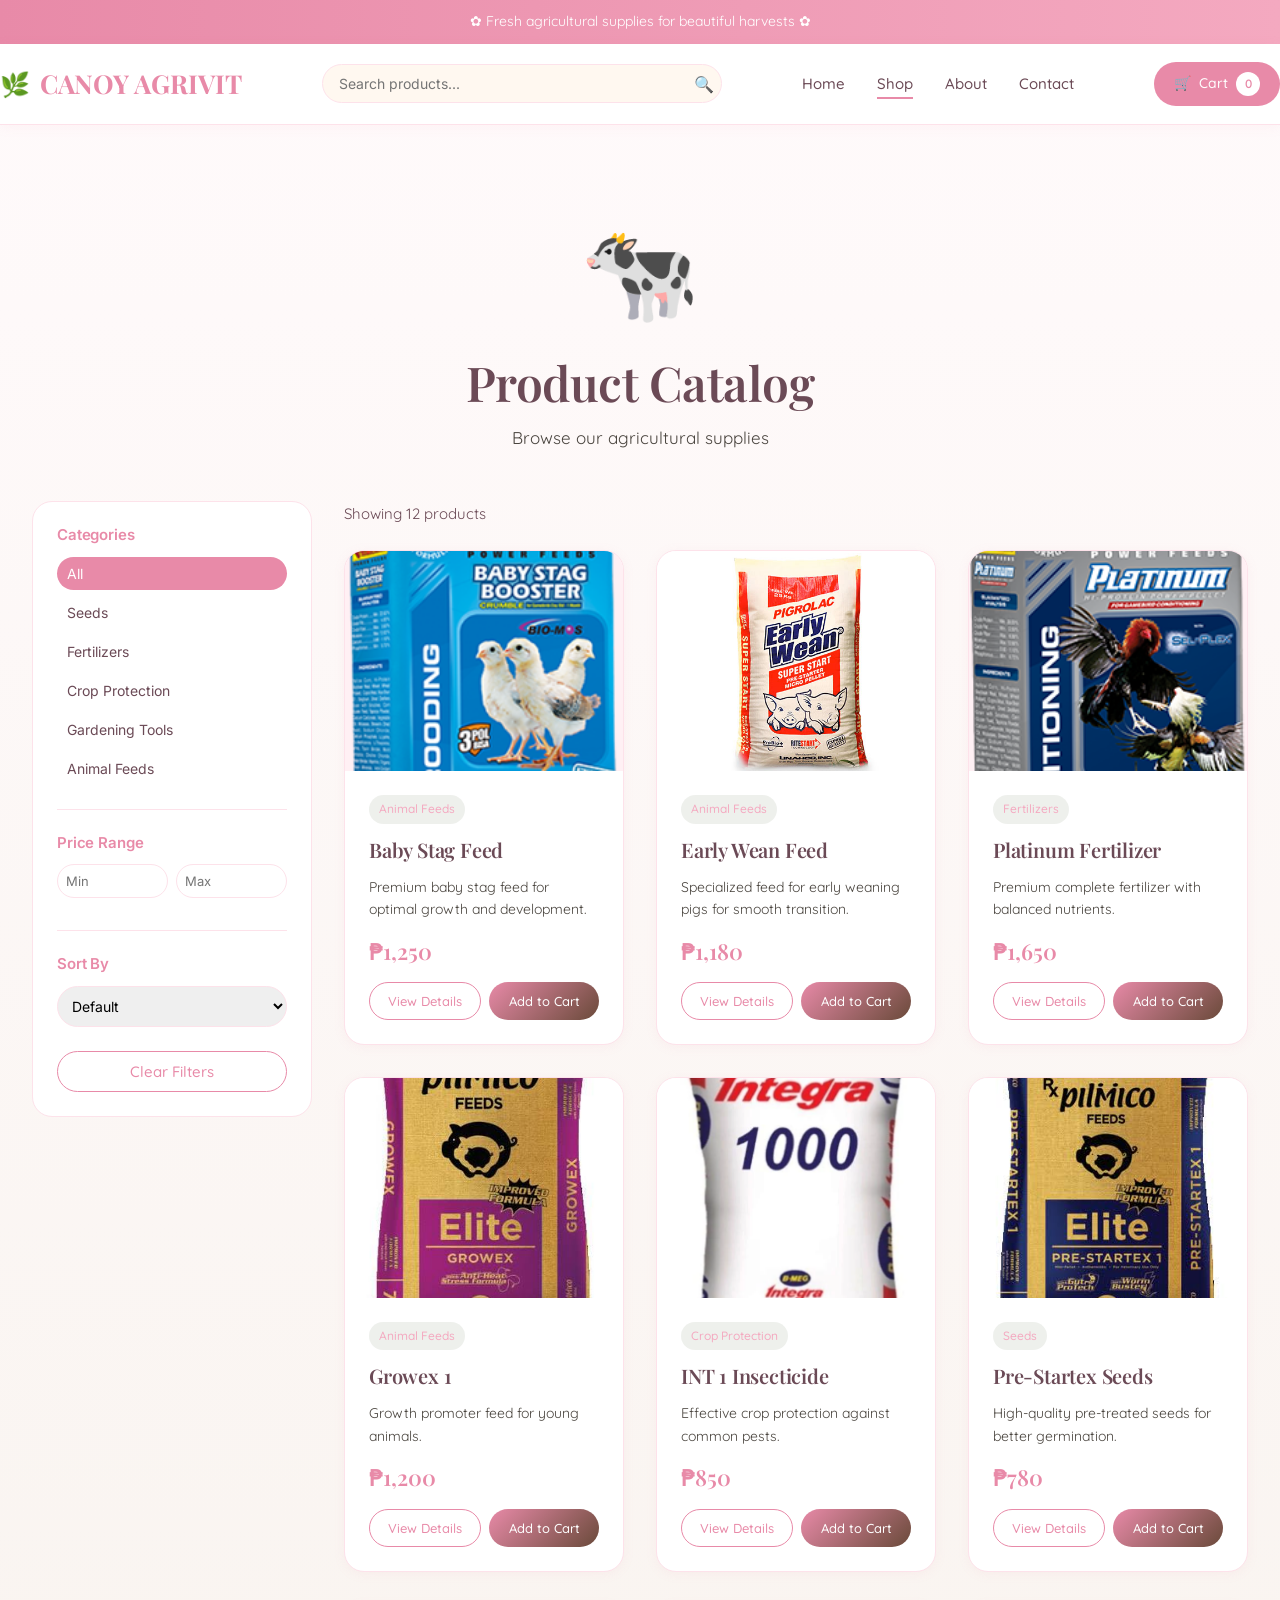
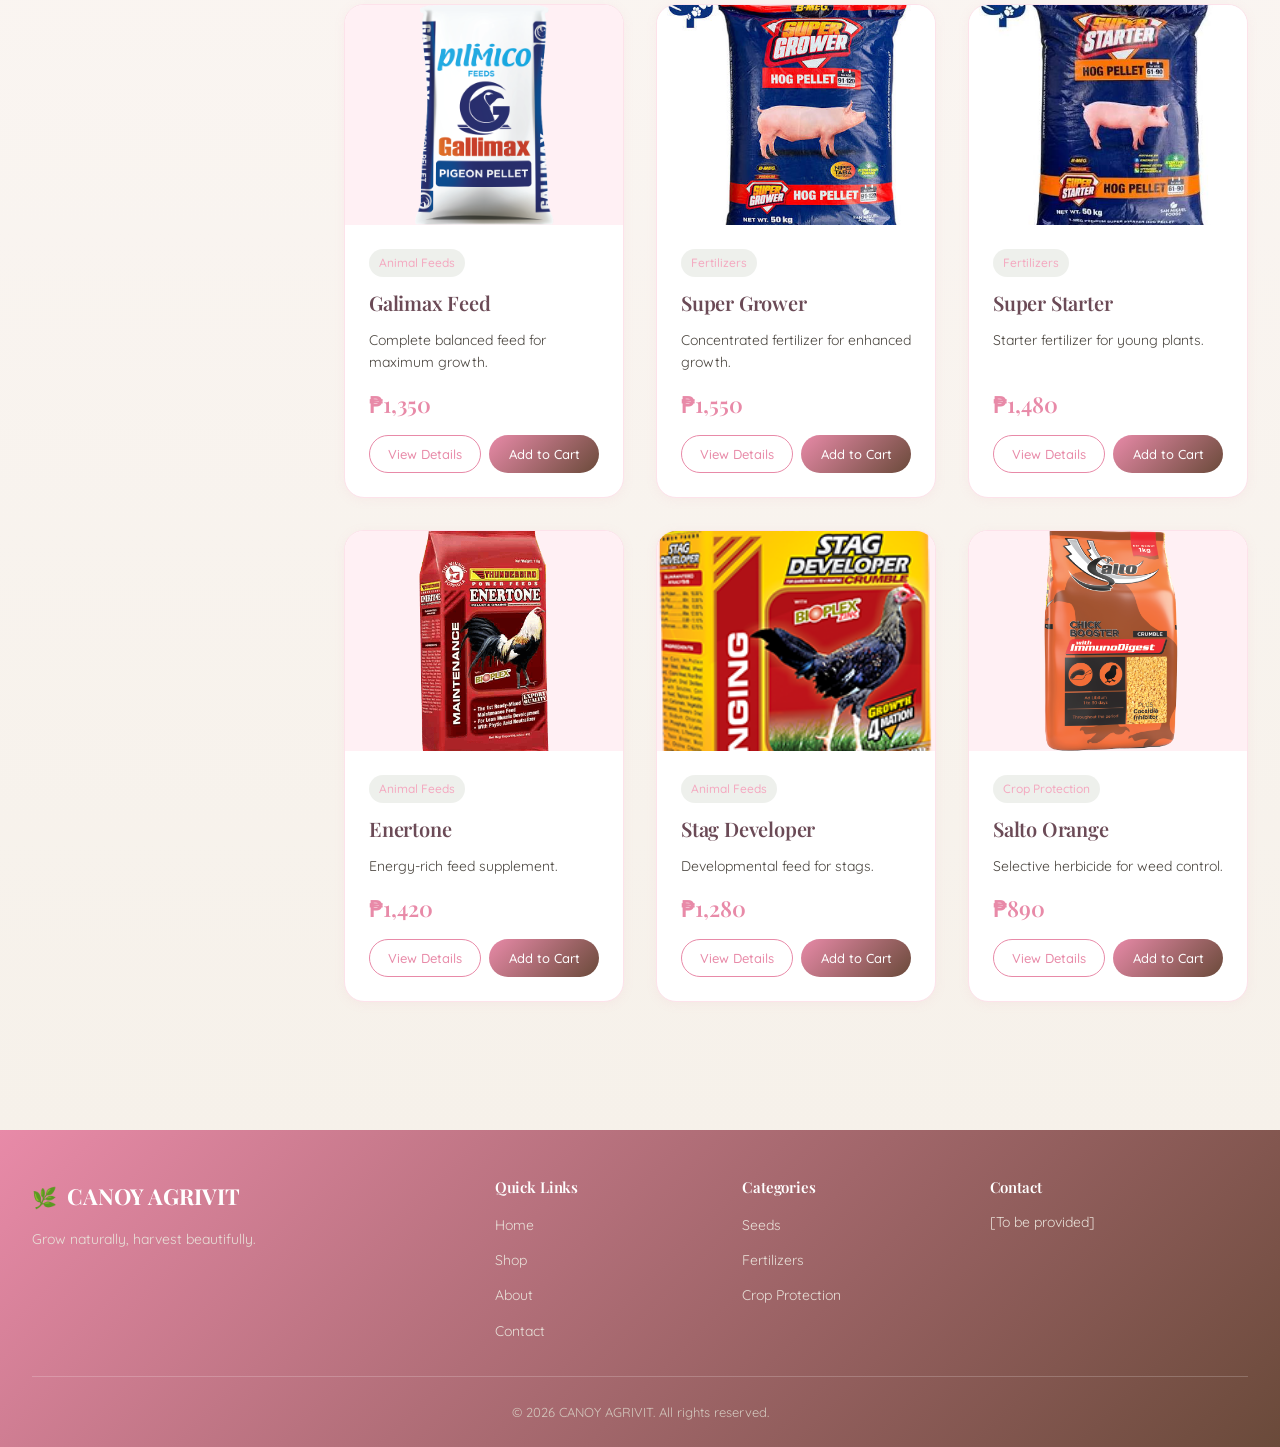
<file: shop.html>
<!DOCTYPE html>
<html lang="en">
<head>
    <meta charset="UTF-8">
    <meta name="viewport" content="width=device-width, initial-scale=1.0">
    <link rel="preconnect" href="https://fonts.googleapis.com">
    <link rel="preconnect" href="https://fonts.gstatic.com" crossorigin>
    <link href="https://fonts.googleapis.com/css2?family=Cormorant+Garamond:wght@500;600;700&family=Quicksand:wght@400;500;600&family=Great+Vibes&display=swap" rel="stylesheet">
    <title>Shop - CANOY AGRIVIT</title>
    <link rel="preconnect" href="https://fonts.googleapis.com">
    <link rel="preconnect" href="https://fonts.gstatic.com" crossorigin>
    <link href="https://fonts.googleapis.com/css2?family=Playfair+Display:wght@400;500;600;700&family=Inter:wght@300;400;500;600&display=swap" rel="stylesheet">
    <link rel="stylesheet" href="css/style.css">
</head>
<body>
    <div class="announcement-bar">✿ Fresh agricultural supplies for beautiful harvests ✿</div>
    
    <header class="header">
        <nav class="nav container">
            <a href="index.html" class="nav__brand">
                <span class="nav__logo">🌿</span>
                <span>CANOY AGRIVIT</span>
            </a>
            <div class="nav__search">
                <input type="text" id="shopSearchInput" class="nav__search-input" placeholder="Search products..." aria-label="Search products">
                <button class="nav__search-btn" onclick="document.getElementById('shopSearchInput').value=''; renderShop();">🔍</button>
            </div>
            <button class="nav__toggle" id="navToggle" aria-label="Toggle menu" aria-expanded="false">☰</button>
            <ul class="nav__menu" id="navMenu">
                <li><a href="index.html" class="nav__link">Home</a></li>
                <li><a href="shop.html" class="nav__link active">Shop</a></li>
                <li><a href="about.html" class="nav__link">About</a></li>
                <li><a href="contact.html" class="nav__link">Contact</a></li>
            </ul>
            <a href="cart.html" class="nav__cart">
                <span>🛒</span>
                <span>Cart</span>
                <span class="nav__cart-count">0</span>
            </a>
        </nav>
    </header>

    <section class="section">
        <div class="container">
            <div class="section__header">
<span style="font-size: 6rem; display:block; text-align:center;">🐄</span>
                <h2 class="section__title">Product Catalog</h2>
                <p class="section__subtitle">Browse our agricultural supplies</p>
            </div>
            
            <div style="display: grid; grid-template-columns: 280px 1fr; gap: 2rem;">
                <aside style="background: var(--white); padding: 1.5rem; border-radius: var(--radius-lg); border: 1px solid var(--border); height: fit-content;">
                    <div style="margin-bottom: 1.5rem; padding-bottom: 1.5rem; border-bottom: 1px solid var(--border);">
                        <h3 style="font-size: 0.9375rem; margin-bottom: 0.75rem; color: var(--cocoa-brown); font-family: 'Inter', sans-serif;">Categories</h3>
                        <div id="categoryFilters" style="display: flex; flex-direction: column; gap: 0.375rem;"></div>
                    </div>
                    
                    <div style="margin-bottom: 1.5rem; padding-bottom: 1.5rem; border-bottom: 1px solid var(--border);">
                        <h3 style="font-size: 0.9375rem; margin-bottom: 0.75rem; color: var(--cocoa-brown); font-family: 'Inter', sans-serif;">Price Range</h3>
                        <div style="display: flex; gap: 0.5rem; margin-bottom: 0.5rem;">
                            <input type="number" id="minPrice" placeholder="Min" style="width: 100%; padding: 0.5rem; border: 1px solid var(--border); border-radius: var(--radius); font-family: 'Inter', sans-serif; font-size: 0.8125rem;">
                            <input type="number" id="maxPrice" placeholder="Max" style="width: 100%; padding: 0.5rem; border: 1px solid var(--border); border-radius: var(--radius); font-family: 'Inter', sans-serif; font-size: 0.8125rem;">
                        </div>
                    </div>
                    
                    <div style="margin-bottom: 1.5rem;">
                        <h3 style="font-size: 0.9375rem; margin-bottom: 0.75rem; color: var(--cocoa-brown); font-family: 'Inter', sans-serif;">Sort By</h3>
                        <select id="sortSelect" style="width: 100%; padding: 0.625rem; border: 1px solid var(--border); border-radius: var(--radius); font-family: 'Inter', sans-serif; font-size: 0.875rem;">
                            <option value="default">Default</option>
                            <option value="name-asc">Name A-Z</option>
                            <option value="name-desc">Name Z-A</option>
                            <option value="price-asc">Price Low to High</option>
                            <option value="price-desc">Price High to Low</option>
                        </select>
                    </div>
                    
                    <button onclick="clearAllFilters()" class="btn btn--secondary" style="width: 100%; padding: 0.625rem;">Clear Filters</button>
                </aside>
                
                <main>
                    <div style="display: flex; justify-content: space-between; align-items: center; margin-bottom: 1.5rem;">
                        <div style="color: var(--dark-text); font-size: 0.9375rem;">
                            Showing <span id="resultCount">0</span> products
                        </div>
                    </div>
                    <div class="products__grid" id="productsGrid"></div>
                    <div id="emptyState" style="display: none; text-align: center; padding: 3rem; background: var(--white); border-radius: var(--radius-lg); border: 1px solid var(--border);">
                        <div style="font-size: 3rem; margin-bottom: 1rem;">🔍</div>
                        <h3 style="font-family: 'Playfair Display', serif; margin-bottom: 0.5rem;">No products found</h3>
                        <p style="color: #4a453f;">Try adjusting your filters</p>
                    </div>
                </main>
            </div>
        </div>
    </section>

    <!-- Footer -->
    <footer class="footer">
        <div class="container">
            <div class="footer__container">
                <div>
                    <div class="footer__brand">
                        <span class="footer__logo">🌿</span>
                        <span>CANOY AGRIVIT</span>
                    </div>
                    <p class="footer__desc">Grow naturally, harvest beautifully.</p>
                </div>
                <div>
                    <h4 class="footer__title">Quick Links</h4>
                    <ul class="footer__links">
                        <li><a href="index.html" class="footer__link">Home</a></li>
                        <li><a href="shop.html" class="footer__link">Shop</a></li>
                        <li><a href="about.html" class="footer__link">About</a></li>
                        <li><a href="contact.html" class="footer__link">Contact</a></li>
                    </ul>
                </div>
                <div>
                    <h4 class="footer__title">Categories</h4>
                    <ul class="footer__links">
                        <li><a href="shop.html?category=Seeds" class="footer__link">Seeds</a></li>
                        <li><a href="shop.html?category=Fertilizers" class="footer__link">Fertilizers</a></li>
                        <li><a href="shop.html?category=Crop Protection" class="footer__link">Crop Protection</a></li>
                    </ul>
                </div>
                <div>
                    <h4 class="footer__title">Contact</h4>
                    <ul class="footer__links">
                        <li class="footer__link">[To be provided]</li>
                    </ul>
                </div>
            </div>
            <div class="footer__bottom">
                <p>&copy; <span id="year2"></span> CANOY AGRIVIT. All rights reserved.</p>
            </div>
        </div>
    </footer>

    <script src="js/products.js"></script>
    <script src="js/main.js"></script>
    <script src="js/shop.js"></script>
    <script>
        document.getElementById('year2').textContent = new Date().getFullYear();
        const navToggle = document.getElementById('navToggle');
        const navMenu = document.getElementById('navMenu');
        if (navToggle && navMenu) {
            navToggle.addEventListener('click', function() {
                navMenu.classList.toggle('active');
            });
        }
        if (typeof updateCartCount === 'function') updateCartCount();
        document.addEventListener('DOMContentLoaded', function(){ if (typeof initShop === 'function') initShop(); });
    </script>
</body>
</html>
</file>
<file: css/style.css>
﻿:root {
  --pink-50: #fffafb;
  --pink-100: #fff0f4;
  --pink-200: #fde2ea;
  --pink-300: #f9c9d8;
  --pink-400: #f4a9c0;
  --pink-500: #e88aa8;
  --cream: #fff8f0;
  --ink: #6b4a56;
  --warm-ivory: var(--pink-50);
  --soft-beige: var(--pink-100);
  --dusty-rose: var(--pink-300);
  --muted-sage: var(--pink-300);
  --olive-green: var(--pink-400);
  --cocoa-brown: var(--pink-500);
  --dark-text: var(--ink);
  --white: #FFFFFF;
  --border: var(--pink-200);
  --shadow: 0 2px 12px rgba(232, 138, 168, 0.08);
  --shadow-hover: 0 12px 40px rgba(232, 138, 168, 0.14);
  --font-heading: 'Cormorant Garamond', Georgia, serif;
  --font-body: 'Quicksand', 'Segoe UI', sans-serif;
  --font-script: 'Great Vibes', cursive;
  --radius: 999px;
  --radius-lg: 20px;
  --transition: all 0.3s ease;
}

* {
  margin: 0;
  padding: 0;
  box-sizing: border-box;
}

html {
  scroll-behavior: smooth;
}

body {
  font-family: var(--font-body);
  background: linear-gradient(to bottom, var(--warm-ivory) 0%, #F5F0E8 100%);
  color: var(--ink);
  line-height: 1.7;
  font-size: 16px;
}
h1,h2,h3,h4 { font-family: var(--font-heading); }

h1, h2, h3, h4, h5, h6 {
  font-family: 'Playfair Display', Georgia, 'Times New Roman', serif;
  font-weight: 600;
  line-height: 1.25;
  letter-spacing: -0.01em;
  color: var(--dark-text);
}

h1 { font-size: clamp(2.5rem, 5.5vw, 3.75rem); }
h2 { font-size: clamp(2rem, 4.5vw, 3rem); }
h3 { font-size: clamp(1.5rem, 3.5vw, 2.25rem); }
h4 { font-size: clamp(1.25rem, 2.5vw, 1.75rem); }

img {
  max-width: 100%;
  height: auto;
  display: block;
}

a {
  color: inherit;
  text-decoration: none;
}

button {
  font-family: 'Inter', sans-serif;
  cursor: pointer;
  border: none;
  background: none;
  font-size: 0.9375rem;
}

.container {
  max-width: 1280px;
  margin: 0 auto;
  padding: 0 2rem;
}

/* Announcement Bar */
.announcement-bar {
  background: linear-gradient(90deg, var(--cocoa-brown) 0%, var(--olive-green) 100%);
  color: var(--white);
  text-align: center;
  padding: 0.625rem 1rem;
  font-size: 0.875rem;
  font-weight: 400;
}

/* Header */
.header {
  background: rgba(255, 255, 255, 0.98);
  backdrop-filter: blur(10px);
  border-bottom: 1px solid var(--border);
  position: sticky;
  top: 0;
  z-index: 100;
  box-shadow: var(--shadow);
}

.nav {
  display: flex;
  align-items: center;
  justify-content: space-between;
  padding: 1rem 0;
  min-height: 80px;
  gap: 1.5rem;
}

.nav__brand {
  display: flex;
  align-items: center;
  gap: 0.625rem;
  font-family: 'Playfair Display', serif;
  font-size: 1.625rem;
  font-weight: 700;
  color: var(--cocoa-brown);
  white-space: nowrap;
}

.nav__logo {
  font-size: 1.5rem;
}

.nav__search {
  flex: 1;
  max-width: 400px;
  position: relative;
}

.nav__search-input {
  width: 100%;
  padding: 0.625rem 2.5rem 0.625rem 1rem;
  border: 1px solid var(--border);
  border-radius: var(--radius);
  font-family: 'Inter', sans-serif;
  font-size: 0.875rem;
  background: var(--cream);
}

.nav__search-input:focus {
  outline: 2px solid var(--olive-green);
  outline-offset: 2px;
  border-color: var(--olive-green);
}

.nav__search-btn {
  position: absolute;
  right: 0.5rem;
  top: 50%;
  transform: translateY(-50%);
  color: var(--cocoa-brown);
  font-size: 1rem;
}

.nav__menu {
  display: flex;
  align-items: center;
  gap: 2rem;
  list-style: none;
}

.nav__link {
  color: var(--dark-text);
  font-weight: 500;
  font-size: 0.9375rem;
  transition: var(--transition);
  position: relative;
}

.nav__link:hover,
.nav__link:focus {
  color: var(--cocoa-brown);
  outline: 1px solid var(--cocoa-brown);
  outline-offset: 2px;
}

.nav__link.active::after {
  content: '';
  position: absolute;
  bottom: -6px;
  left: 0;
  width: 100%;
  height: 2px;
  background: var(--cocoa-brown);
}

.nav__cart {
  display: flex;
  align-items: center;
  gap: 0.5rem;
  padding: 0.625rem 1.25rem;
  background: var(--cocoa-brown);
  color: var(--white);
  border-radius: var(--radius);
  font-weight: 500;
  font-size: 0.875rem;
  transition: var(--transition);
  position: relative;
}

.nav__cart:hover,
.nav__cart:focus {
  background: #6a4a3a;
  outline: 2px solid var(--cocoa-brown);
  outline-offset: 2px;
}

.nav__cart-count {
  background: var(--white);
  color: var(--cocoa-brown);
  border-radius: 50%;
  width: 24px;
  height: 24px;
  display: flex;
  align-items: center;
  justify-content: center;
  font-size: 0.75rem;
  font-weight: 600;
}

.nav__toggle {
  display: none;
  background: var(--cocoa-brown);
  color: var(--white);
  padding: 0.5rem 0.875rem;
  border-radius: var(--radius);
  font-size: 1rem;
}

/* Hero */
.hero {
  padding: 5rem 0 4rem;
}

.hero__container {
  display: grid;
  grid-template-columns: 1.1fr 0.9fr;
  gap: 4rem;
  align-items: center;
}

.hero__title {
  margin-bottom: 1rem;
  color: var(--dark-text);
}

.hero__subtitle {
  font-size: 1.125rem;
  color: #4a453f;
  margin-bottom: 2rem;
  line-height: 1.8;
}

.hero__actions {
  display: flex;
  gap: 1rem;
  flex-wrap: wrap;
}

.btn {
  display: inline-flex;
  align-items: center;
  justify-content: center;
  gap: 0.5rem;
  padding: 0.875rem 2rem;
  border-radius: var(--radius);
  font-weight: 500;
  font-size: 0.9375rem;
  transition: var(--transition);
  border: none;
  cursor: pointer;
}

.btn--primary {
  background: linear-gradient(135deg, var(--cocoa-brown) 0%, #6a4a3a 100%);
  color: var(--white);
}

.btn--primary:hover,
.btn--primary:focus {
  background: linear-gradient(135deg, #6a4a3a 0%, var(--cocoa-brown) 100%);
  box-shadow: var(--shadow-hover);
  outline: 2px solid var(--cocoa-brown);
  outline-offset: 2px;
}

.btn--secondary {
  background: transparent;
  color: var(--cocoa-brown);
  border: 1.5px solid var(--cocoa-brown);
}

.btn--secondary:hover,
.btn--secondary:focus {
  background: var(--cocoa-brown);
  color: var(--white);
  outline: 2px solid var(--cocoa-brown);
  outline-offset: 2px;
}

.btn--full {
  width: 100%;
}

.hero__image {
  border-radius: var(--radius-lg);
  overflow: hidden;
  box-shadow: var(--shadow-hover);
}

.hero__image img {
  width: 100%;
  height: 500px;
  object-fit: cover;
}

/* Sections */
.section {
  padding: 4rem 0;
}

.section--alt {
  background: linear-gradient(to bottom, transparent 0%, rgba(232, 221, 206, 0.4) 100%);
}

.section__header {
  text-align: center;
  margin-bottom: 3rem;
  max-width: 600px;
  margin-left: auto;
  margin-right: auto;
}

.section__title {
  margin-bottom: 0.75rem;
}

.section__subtitle {
  color: #4a453f;
  font-size: 1.0625rem;
}

/* Categories */
.categories {
  display: grid;
  grid-template-columns: repeat(auto-fit, minmax(250px, 1fr));
  gap: 1.5rem;
}

.category__card {
  background: var(--white);
  padding: 2rem 1.5rem;
  border-radius: var(--radius-lg);
  text-align: center;
  border: 1px solid var(--border);
  transition: var(--transition);
  box-shadow: var(--shadow);
  cursor: pointer;
}

.category__card:hover {
  transform: translateY(-4px);
  box-shadow: var(--shadow-hover);
  border-color: var(--dusty-rose);
}

.category__icon {
  font-size: 3.5rem;
  margin-bottom: 0.75rem;
  display: block;
  color: var(--pink-700);
}

.category__name {
  font-weight: 600;
  color: var(--cocoa-brown);
  font-family: 'Playfair Display', serif;
  font-size: 1.125rem;
}

/* Products Grid */
.products__grid {
  display: grid;
  grid-template-columns: repeat(3, 1fr);
  gap: 2rem;
  justify-content: center;
}
@media (max-width: 768px) {
  .products__grid { grid-template-columns: 1fr; }
}

.product__card {
  background: var(--white);
  border-radius: var(--radius-lg);
  overflow: hidden;
  border: 1px solid var(--border);
  transition: var(--transition);
  box-shadow: var(--shadow);
  display: flex;
  flex-direction: column;
}

.product__card:hover {
  transform: translateY(-4px);
  box-shadow: var(--shadow-hover);
}

.product__image {
  width: 100%;
  height: 220px;
  object-fit: cover;
  background: var(--soft-beige);
}

.product__content {
  padding: 1.5rem;
  flex: 1;
  display: flex;
  flex-direction: column;
  gap: 0.75rem;
}

.product__category {
  display: inline-block;
  background: rgba(168, 181, 160, 0.2);
  color: var(--olive-green);
  padding: 0.25rem 0.625rem;
  border-radius: 20px;
  font-size: 0.75rem;
  font-weight: 500;
  align-self: flex-start;
}

.product__name {
  font-family: 'Playfair Display', serif;
  font-size: 1.25rem;
  font-weight: 600;
  color: var(--dark-text);
  line-height: 1.4;
}

.product__description {
  color: #4a453f;
  font-size: 0.875rem;
  flex: 1;
  line-height: 1.6;
}

.product__price {
  font-size: 1.375rem;
  font-weight: 600;
  color: var(--cocoa-brown);
  font-family: 'Playfair Display', serif;
}

.product__actions {
  display: flex;
  gap: 0.5rem;
}

.product__actions .btn {
  flex: 1;
  padding: 0.625rem 0.75rem;
  font-size: 0.8125rem;
}

/* Footer */
.footer {
  background: linear-gradient(135deg, var(--cocoa-brown) 0%, #6a4a3a 100%);
  color: var(--white);
  padding: 3rem 0 1.5rem;
  margin-top: 4rem;
}

.footer__container {
  display: grid;
  grid-template-columns: 2fr 1fr 1fr 1.2fr;
  gap: 2rem;
  margin-bottom: 2rem;
}

.footer__brand {
  display: flex;
  align-items: center;
  gap: 0.625rem;
  font-family: 'Playfair Display', serif;
  font-size: 1.375rem;
  font-weight: 700;
  margin-bottom: 0.75rem;
}

.footer__logo {
  font-size: 1.25rem;
}

.footer__desc {
  color: #e8e0d8;
  margin-bottom: 1rem;
  font-size: 0.875rem;
  line-height: 1.6;
}

.footer__title {
  font-size: 0.9375rem;
  font-weight: 600;
  margin-bottom: 0.875rem;
  color: var(--white);
}

.footer__links {
  list-style: none;
  display: flex;
  flex-direction: column;
  gap: 0.5rem;
}

.footer__link {
  color: #e8e0d8;
  font-size: 0.875rem;
  transition: var(--transition);
}

.footer__link:hover,
.footer__link:focus {
  color: var(--white);
  text-decoration: underline;
}

.footer__bottom {
  text-align: center;
  padding-top: 1.5rem;
  border-top: 1px solid rgba(255, 255, 255, 0.2);
  color: #d4c8be;
  font-size: 0.8125rem;
}

/* Responsive */
@media (max-width: 968px) {
  .nav {
    flex-wrap: wrap;
  }
  
  .nav__search {
    order: 3;
    width: 100%;
    max-width: 100%;
  }
  
  .hero__container {
    grid-template-columns: 1fr;
    gap: 2rem;
  }
  
  .footer__container {
    grid-template-columns: 1fr 1fr;
  }
}

@media (max-width: 768px) {
  .container {
    padding: 0 1rem;
  }
  
  .nav__menu {
    position: fixed;
    top: 80px;
    left: -100%;
    width: 100%;
    height: calc(100vh - 80px);
    background: var(--white);
    flex-direction: column;
    justify-content: flex-start;
    padding-top: 2rem;
    gap: 1.5rem;
    transition: var(--transition);
    box-shadow: var(--shadow-hover);
  }
  
  .nav__menu.active {
    left: 0;
  }
  
  .nav__toggle {
    display: block;
  }
  
  .categories {
    grid-template-columns: 1fr 1fr;
  }
  
  .products__grid {
    grid-template-columns: 1fr;
  }
  
  .footer__container {
    grid-template-columns: 1fr;
  }
  
  .hero__actions {
    flex-direction: column;
    width: 100%;
  }
  
  .btn {
    width: 100%;
  }
}

@media (max-width: 480px) {
  .categories {
    grid-template-columns: 1fr;
  }
  
  .nav__brand {
    font-size: 1.375rem;
  }
}

/* scattered animals */
.animal-scatter { position:absolute; pointer-events:none; user-select:none; z-index:1; }
@keyframes floatY { 0%,100%{transform:translateY(0)} 50%{transform:translateY(-8px)} }
.animal-scatter { animation: floatY 5s ease-in-out infinite; }
@media (prefers-reduced-motion: reduce){ .animal-scatter{animation:none;} }
@media (max-width:640px){ .animal-scatter{font-size: 50px !important;} }

/* z-index layering */
.animal-scatter{ z-index:0 !important; }
h1,h2,h3,h4,p,a,button,.btn,.product__card,.category__card,.container{ position:relative; z-index:2; }
@media (max-width:768px){ .animal-scatter{ font-size:45px !important; opacity:0.6; } }

input,select,button,textarea{ font-family: inherit; }
</file>
